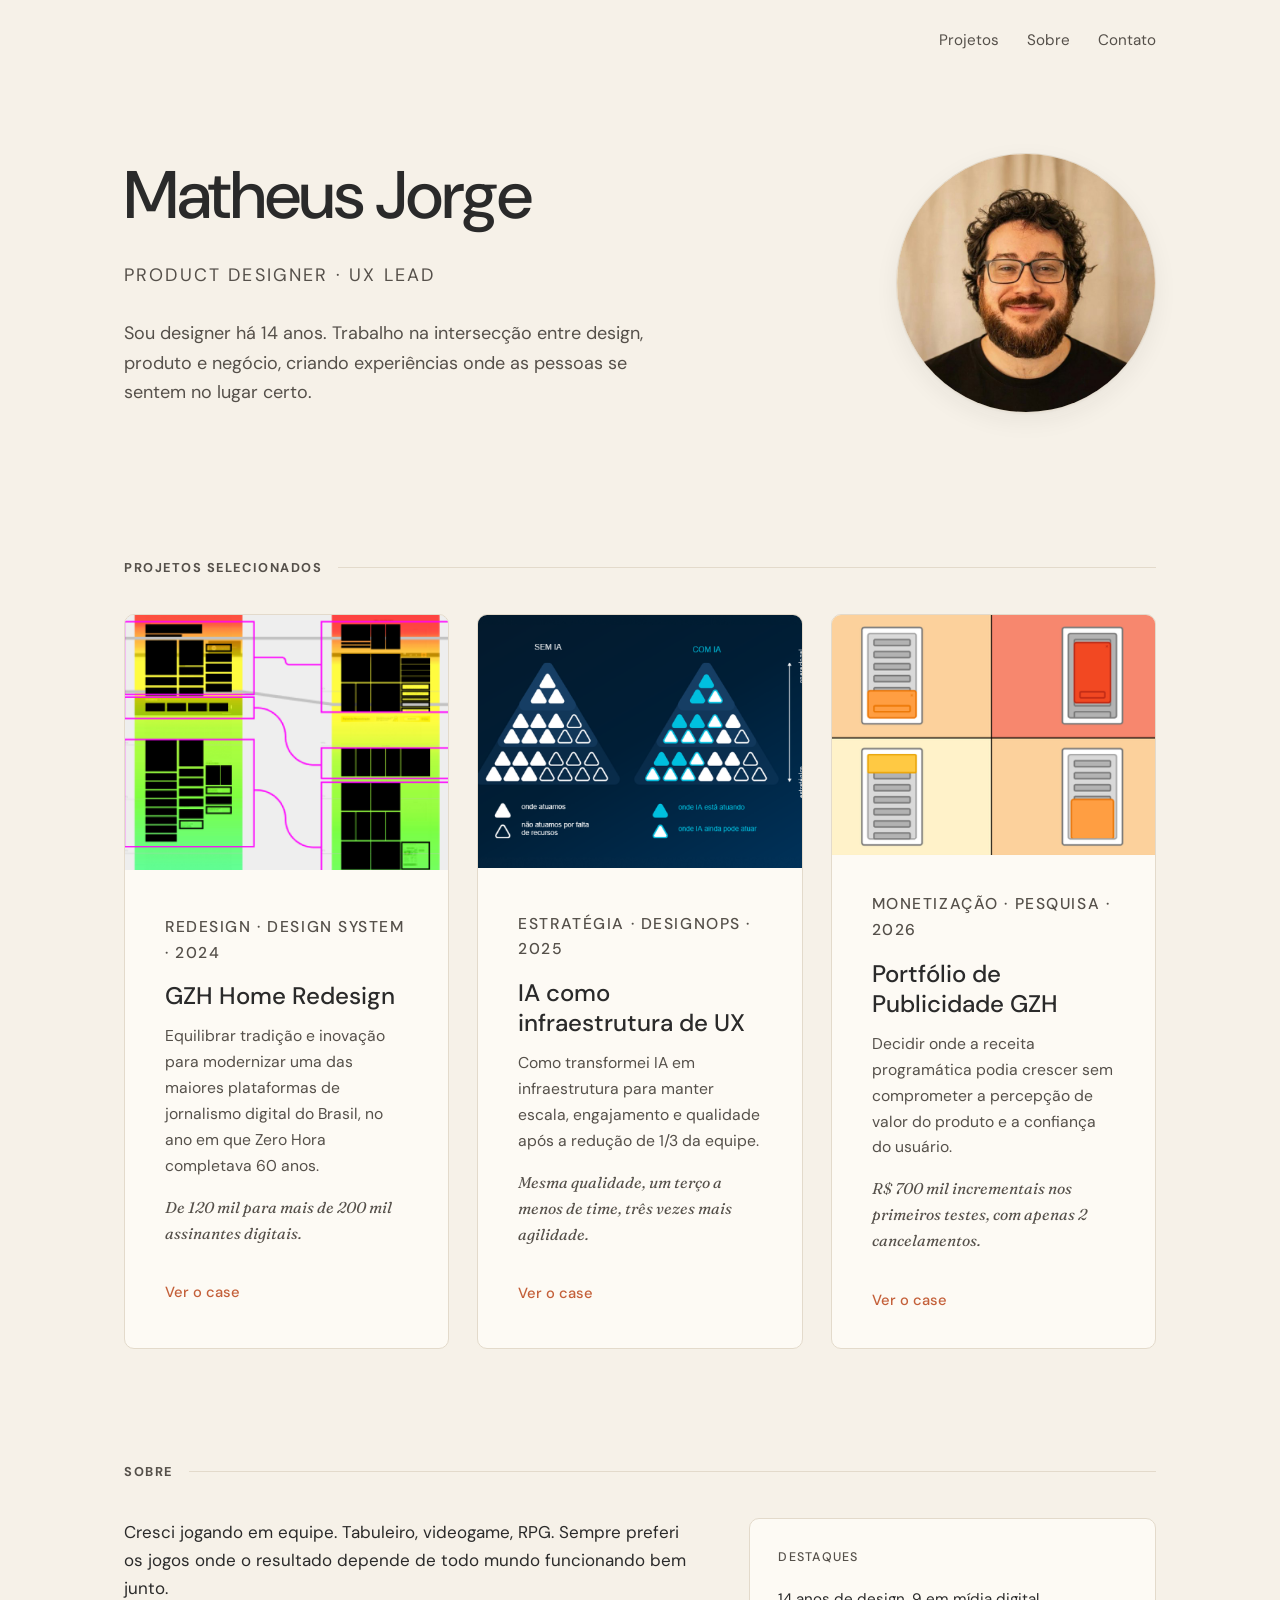
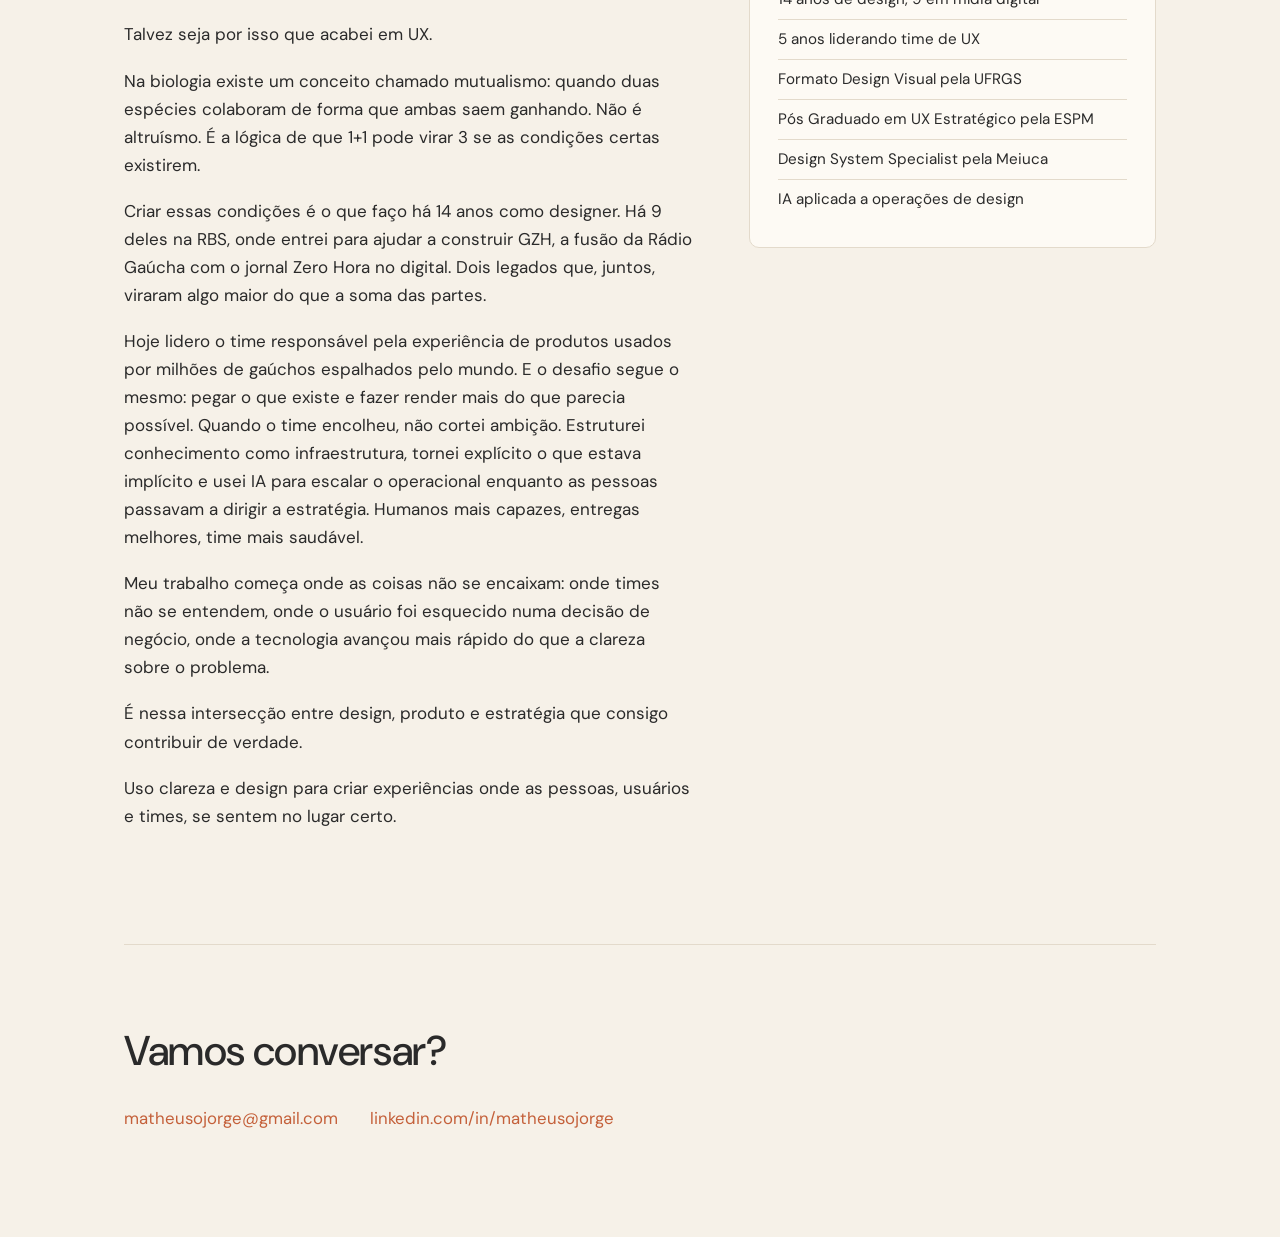
<file: index.html>
<!DOCTYPE html>
<html lang="pt-BR">
<head>
  <meta charset="UTF-8">
  <meta name="viewport" content="width=device-width, initial-scale=1.0">
  <title>Matheus Jorge · Product Designer · UX Lead</title>
  <meta name="description" content="Product Designer com 14 anos de experiência. Crio experiências onde as pessoas se sentem no lugar certo.">
  <meta name="robots" content="noindex, nofollow">
  <link rel="preconnect" href="https://fonts.googleapis.com">
  <link rel="preconnect" href="https://fonts.gstatic.com" crossorigin>
  <link href="https://fonts.googleapis.com/css2?family=DM+Sans:opsz,wght@9..40,400;9..40,500;9..40,600&family=Fraunces:ital,opsz,wght@1,9..144,400;1,9..144,500&display=swap" rel="stylesheet">
  <link rel="stylesheet" href="css/style.css">
</head>
<body>

  <div class="container">
    <nav class="nav" aria-label="Navegação principal">
      <a class="nav-logo" href="index.html"> </a>
      <div class="nav-links">
        <a href="#projetos">Projetos</a>
        <a href="#sobre">Sobre</a>
        <a href="#contato">Contato</a>
      </div>
    </nav>

    <header class="hero">
      <div class="hero-texto">

        <h1>Matheus Jorge</h1>
        <p class="eyebrow">Product Designer · UX Lead</p>
        <p>Sou designer há 14 anos. Trabalho na intersecção entre design, produto e negócio, criando experiências onde as pessoas se sentem no lugar certo.</p>
                
      </div>
      <div class="hero-foto">
        <img src="assets/matheus-foto.jpg" alt="Retrato de Matheus Jorge sorrindo, de óculos e camiseta preta" width="640" height="640">
      </div>
    </header>

    <main>
      <section class="secao" id="projetos" aria-label="Projetos em destaque">
        <h2 class="secao-titulo">Projetos selecionados</h2>

        <div class="grid-cases">

          <a class="card" href="gzh-redesign.html">
            <div class="card-figura">
              <img src="assets/case-gzh-capa.png" alt="Capa redesenhada da home de GZH">
            </div>
            <div class="card-conteudo">
              <p class="card-tag">Redesign · Design System · 2024</p>
              <h3>GZH Home Redesign</h3>
              <p>Equilibrar tradição e inovação para modernizar uma das maiores plataformas de jornalismo digital do Brasil, no ano em que Zero Hora completava 60 anos.</p>
              <p class="card-resultado">De 120 mil para mais de 200 mil assinantes digitais.</p>
              <span class="card-cta">Ver o case</span>
            </div>
          </a>

          <a class="card" href="ia-como-infraestrutura.html">
            <div class="card-figura">
              <img src="assets/case-ia-capa.png" alt="Diagrama do modelo operacional com IA">
            </div>
            <div class="card-conteudo">
              <p class="card-tag">Estratégia · DesignOps · 2025</p>
              <h3>IA como infraestrutura de UX</h3>
              <p>Como transformei IA em infraestrutura para manter escala, engajamento e qualidade após a redução de 1/3 da equipe.</p>
              <p class="card-resultado">Mesma qualidade, um terço a menos de time, três vezes mais agilidade.</p>
              <span class="card-cta">Ver o case</span>
            </div>
          </a>

          <a class="card" href="portfolio-publicidade.html">
            <div class="card-figura">
              <img src="assets/case-publicidade-capa.png" alt="Visual do case de portfólio de publicidade de GZH">
            </div>
            <div class="card-conteudo">
              <p class="card-tag">Monetização · Pesquisa · 2026</p>
              <h3>Portfólio de Publicidade GZH</h3>
              <p>Decidir onde a receita programática podia crescer sem comprometer a percepção de valor do produto e a confiança do usuário.</p>
              <p class="card-resultado">R$ 700 mil incrementais nos primeiros testes, com apenas 2 cancelamentos.</p>
              <span class="card-cta">Ver o case</span>
            </div>
          </a>

        </div>
      </section>

      <section class="secao" id="sobre" aria-label="Sobre Matheus">
        <h2 class="secao-titulo">Sobre</h2>
        <div class="sobre-grid">
          <div class="sobre">
            <p>Cresci jogando em equipe. Tabuleiro, videogame, RPG. Sempre preferi os jogos onde o resultado depende de todo mundo funcionando bem junto.</p>
            <p>Talvez seja por isso que acabei em UX.</p>
            <p>Na biologia existe um conceito chamado mutualismo: quando duas espécies colaboram de forma que ambas saem ganhando. Não é altruísmo. É a lógica de que 1+1 pode virar 3 se as condições certas existirem.</p>
            <p>Criar essas condições é o que faço há 14 anos como designer. Há 9 deles na RBS, onde entrei para ajudar a construir GZH, a fusão da Rádio Gaúcha com o jornal Zero Hora no digital. Dois legados que, juntos, viraram algo maior do que a soma das partes.</p>
            <p>Hoje lidero o time responsável pela experiência de produtos usados por milhões de gaúchos espalhados pelo mundo. E o desafio segue o mesmo: pegar o que existe e fazer render mais do que parecia possível. Quando o time encolheu, não cortei ambição. Estruturei conhecimento como infraestrutura, tornei explícito o que estava implícito e usei IA para escalar o operacional enquanto as pessoas passavam a dirigir a estratégia. Humanos mais capazes, entregas melhores, time mais saudável.</p>
            <p>Meu trabalho começa onde as coisas não se encaixam: onde times não se entendem, onde o usuário foi esquecido numa decisão de negócio, onde a tecnologia avançou mais rápido do que a clareza sobre o problema.</p>
            <p>É nessa intersecção entre design, produto e estratégia que consigo contribuir de verdade.</p>
            <p>Uso clareza e design para criar experiências onde as pessoas, usuários e times, se sentem no lugar certo.</p>
          </div>
          <aside class="sobre-lateral">
            <h4>Destaques</h4>
            <ul>
              <li>14 anos de design, 9 em mídia digital</li>
              <li>5 anos liderando time de UX</li>
              <li>Formato Design Visual pela UFRGS</li>
              <li>Pós Graduado em UX Estratégico pela ESPM</li>
              <li>Design System Specialist pela Meiuca</li>
              <li>IA aplicada a operações de design</li>
            </ul>
          </aside>
        </div>
      </section>
    </main>

    <footer class="contato" id="contato">
      <h2>Vamos conversar?</h2>
      <div class="contato-links">
        <a href="mailto:matheusojorge@gmail.com">matheusojorge@gmail.com</a>
        <a href="https://linkedin.com/in/matheusojorge" target="_blank" rel="noopener">linkedin.com/in/matheusojorge</a>
      </div>
      <div class="rodape">

      </div>
    </footer>
  </div>

</body>
</html>
</file>
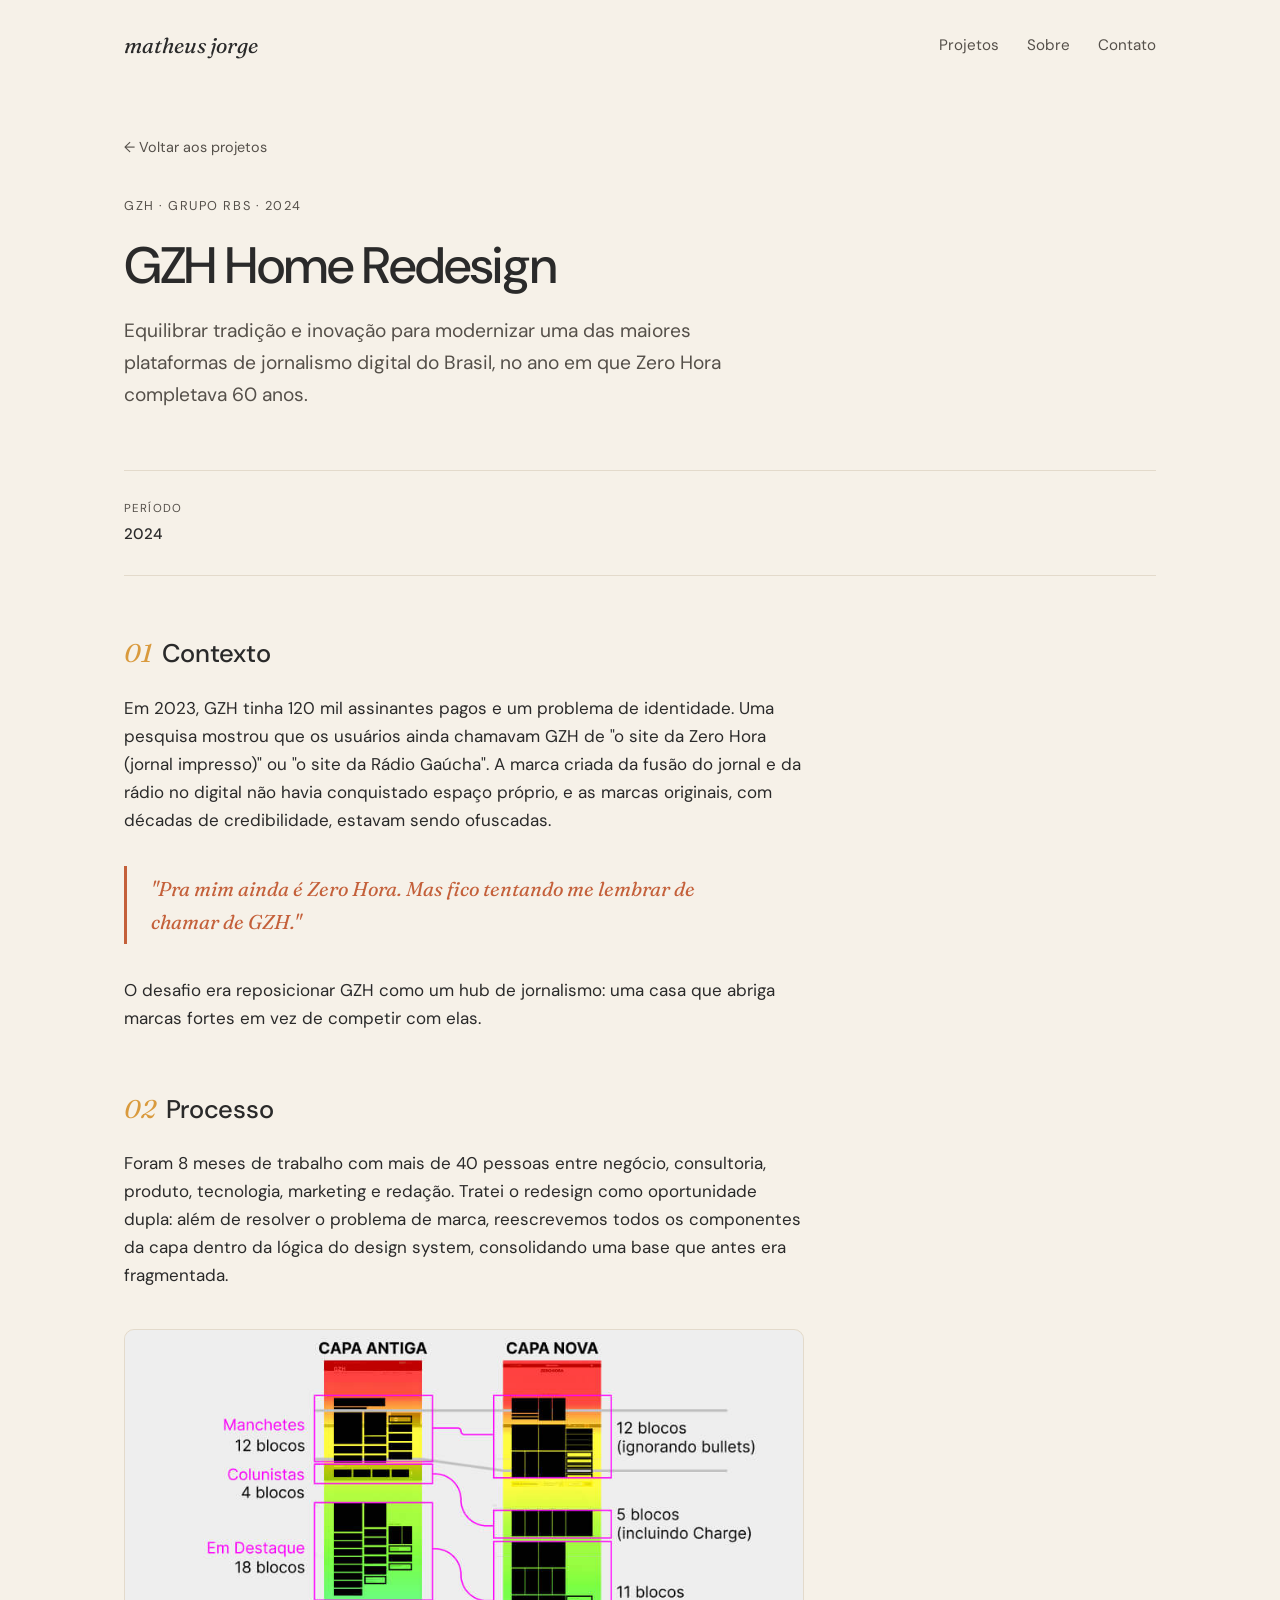
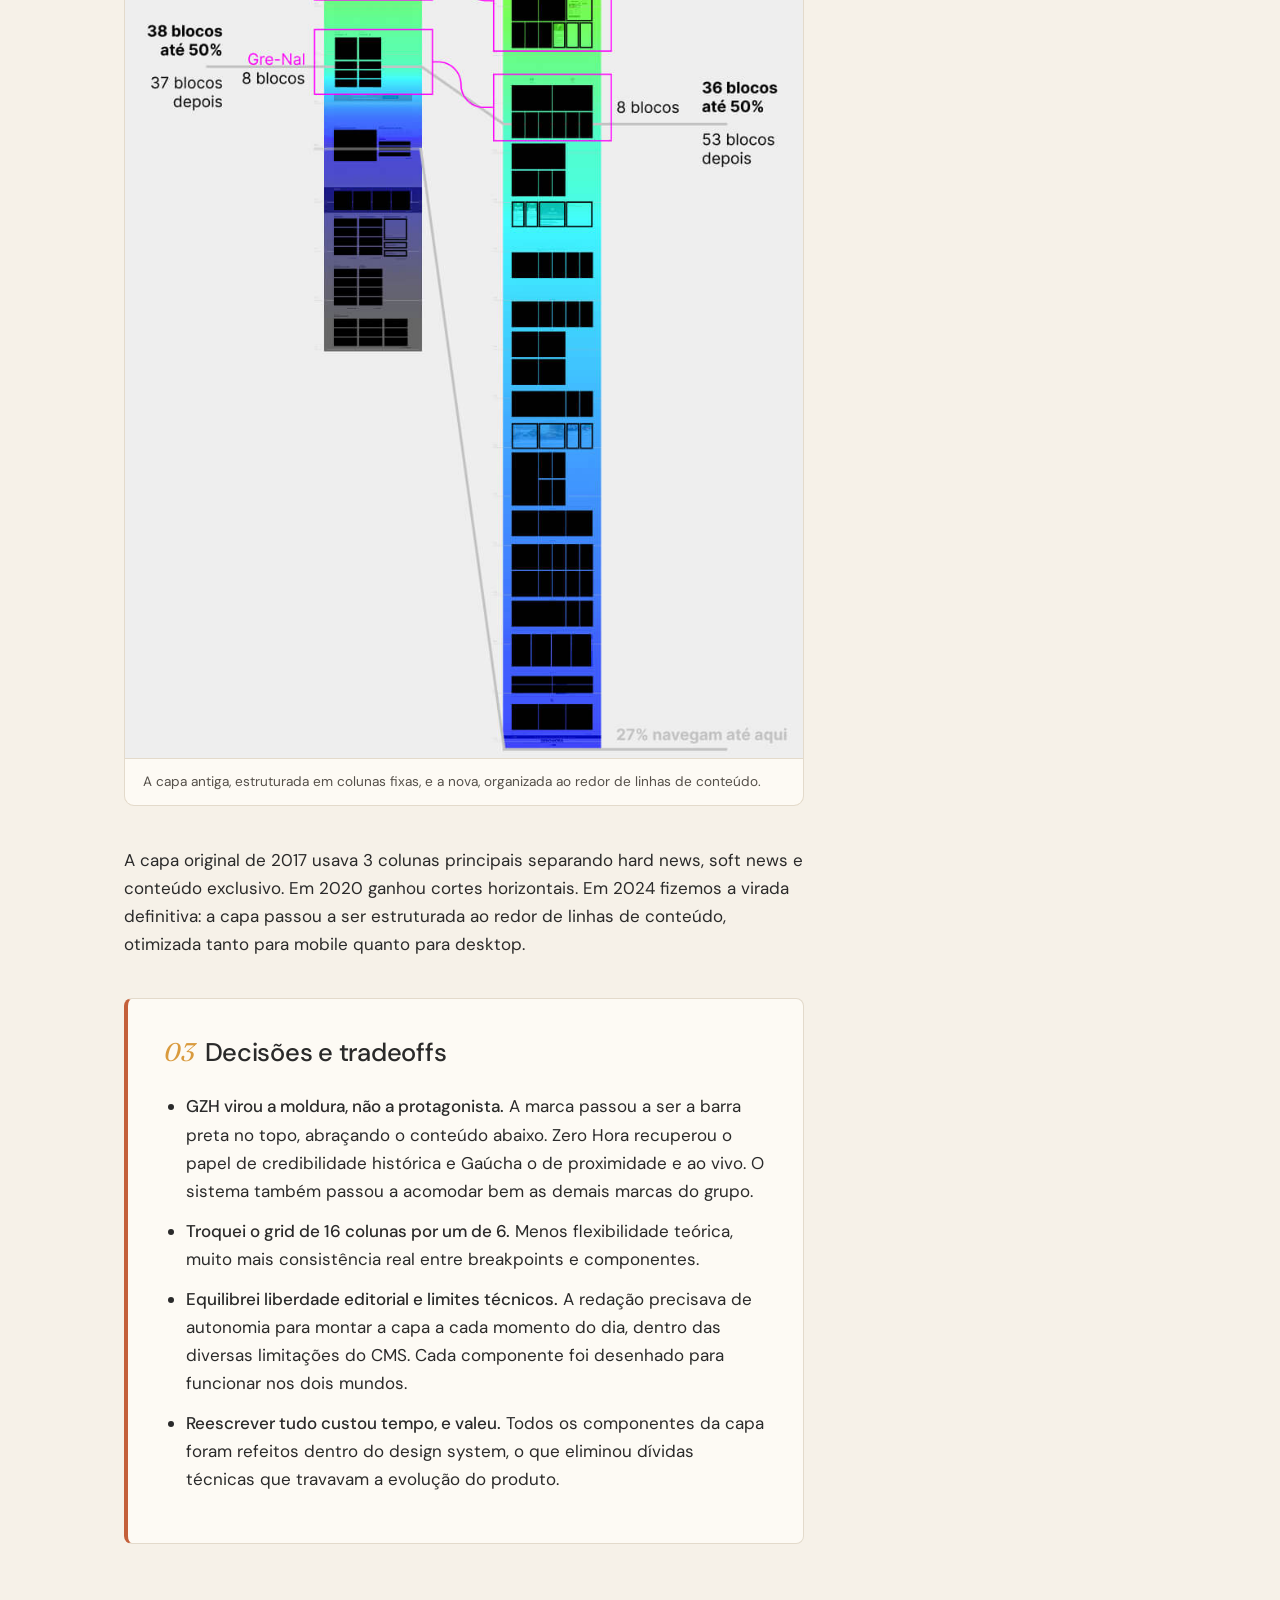
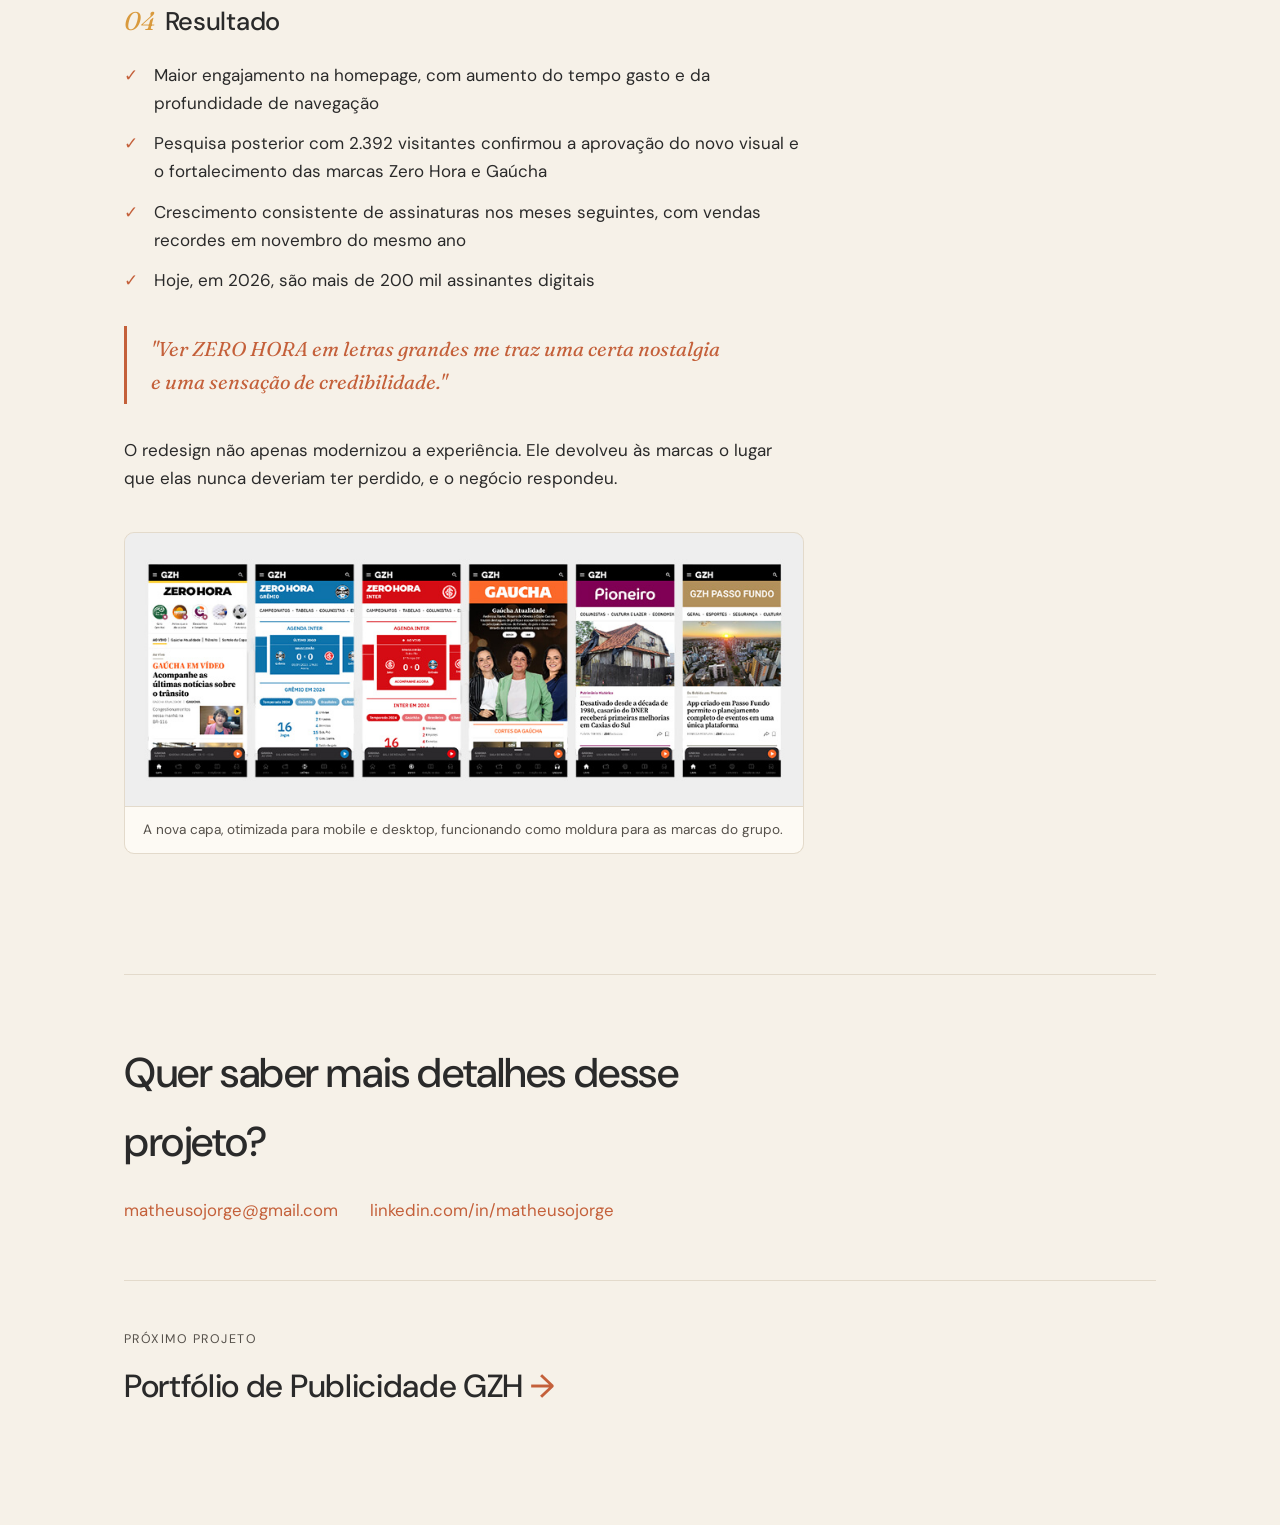
<file: gzh-redesign.html>
<!DOCTYPE html>
<html lang="pt-BR">
<head>
  <meta charset="UTF-8">
  <meta name="viewport" content="width=device-width, initial-scale=1.0">
  <title>GZH Home Redesign · Matheus Jorge</title>
  <meta name="description" content="O redesign que equilibrou tradição e inovação para modernizar uma das maiores plataformas de jornalismo digital do Brasil.">
  <meta name="robots" content="noindex, nofollow">
  <link rel="preconnect" href="https://fonts.googleapis.com">
  <link rel="preconnect" href="https://fonts.gstatic.com" crossorigin>
  <link href="https://fonts.googleapis.com/css2?family=DM+Sans:opsz,wght@9..40,400;9..40,500;9..40,600&family=Fraunces:ital,opsz,wght@1,9..144,400;1,9..144,500&display=swap" rel="stylesheet">
  <link rel="stylesheet" href="css/style.css">
</head>
<body>

  <div class="container">
    <nav class="nav" aria-label="Navegação principal">
      <a class="nav-logo" href="index.html">matheus jorge</a>
      <div class="nav-links">
        <a href="index.html#projetos">Projetos</a>
        <a href="index.html#sobre">Sobre</a>
        <a href="index.html#contato">Contato</a>
      </div>
    </nav>

    <header class="case-topo">
      <a class="voltar" href="index.html">← Voltar aos projetos</a>
      <p class="eyebrow">GZH · Grupo RBS · 2024</p>
      <h1>GZH Home Redesign</h1>
      <p class="case-subtitulo">Equilibrar tradição e inovação para modernizar uma das maiores plataformas de jornalismo digital do Brasil, no ano em que Zero Hora completava 60 anos.</p>
    </header>

    <dl class="case-meta">
      <div><dt>Período</dt><dd>2024</dd></div>
    </dl>

    <main class="case-corpo">

      <h2><span class="num">01</span>Contexto</h2>
      <p>Em 2023, GZH tinha 120 mil assinantes pagos e um problema de identidade. Uma pesquisa mostrou que os usuários ainda chamavam GZH de "o site da Zero Hora (jornal impresso)" ou "o site da Rádio Gaúcha". A marca criada da fusão do jornal e da rádio no digital não havia conquistado espaço próprio, e as marcas originais, com décadas de credibilidade, estavam sendo ofuscadas.</p>
      <blockquote class="citacao">"Pra mim ainda é Zero Hora. Mas fico tentando me lembrar de chamar de GZH."</blockquote>
      <p>O desafio era reposicionar GZH como um hub de jornalismo: uma casa que abriga marcas fortes em vez de competir com elas.</p>

      <h2><span class="num">02</span>Processo</h2>
      <p>Foram 8 meses de trabalho com mais de 40 pessoas entre negócio, consultoria, produto, tecnologia, marketing e redação. Tratei o redesign como oportunidade dupla: além de resolver o problema de marca, reescrevemos todos os componentes da capa dentro da lógica do design system, consolidando uma base que antes era fragmentada.</p>

      <figure class="case-figura">
        <img src="assets/gzh-antes-depois.jpg" alt="Comparação entre a capa antiga e a nova de GZH">
        <figcaption>A capa antiga, estruturada em colunas fixas, e a nova, organizada ao redor de linhas de conteúdo.</figcaption>
      </figure>

      <p>A capa original de 2017 usava 3 colunas principais separando hard news, soft news e conteúdo exclusivo. Em 2020 ganhou cortes horizontais. Em 2024 fizemos a virada definitiva: a capa passou a ser estruturada ao redor de linhas de conteúdo, otimizada tanto para mobile quanto para desktop.</p>

      <div class="decisoes">
        <h2><span class="num">03</span>Decisões e tradeoffs</h2>
        <ul>
          <li><strong>GZH virou a moldura, não a protagonista.</strong> A marca passou a ser a barra preta no topo, abraçando o conteúdo abaixo. Zero Hora recuperou o papel de credibilidade histórica e Gaúcha o de proximidade e ao vivo. O sistema também passou a acomodar bem as demais marcas do grupo.</li>
          <li><strong>Troquei o grid de 16 colunas por um de 6.</strong> Menos flexibilidade teórica, muito mais consistência real entre breakpoints e componentes.</li>
          <li><strong>Equilibrei liberdade editorial e limites técnicos.</strong> A redação precisava de autonomia para montar a capa a cada momento do dia, dentro das diversas limitações do CMS. Cada componente foi desenhado para funcionar nos dois mundos.</li>
          <li><strong>Reescrever tudo custou tempo, e valeu.</strong> Todos os componentes da capa foram refeitos dentro do design system, o que eliminou dívidas técnicas que travavam a evolução do produto.</li>
        </ul>
      </div>

      <h2><span class="num">04</span>Resultado</h2>
      <ul class="resultados">
        <li>Maior engajamento na homepage, com aumento do tempo gasto e da profundidade de navegação</li>
        <li>Pesquisa posterior com 2.392 visitantes confirmou a aprovação do novo visual e o fortalecimento das marcas Zero Hora e Gaúcha</li>
        <li>Crescimento consistente de assinaturas nos meses seguintes, com vendas recordes em novembro do mesmo ano</li>
        <li>Hoje, em 2026, são mais de 200 mil assinantes digitais</li>
      </ul>

      <blockquote class="citacao">"Ver ZERO HORA em letras grandes me traz uma certa nostalgia e uma sensação de credibilidade."</blockquote>
      <p>O redesign não apenas modernizou a experiência. Ele devolveu às marcas o lugar que elas nunca deveriam ter perdido, e o negócio respondeu.</p>

      <figure class="case-figura">
        <img src="assets/gzh-capa-final.jpg" alt="Capa final de GZH em mobile e desktop">
        <figcaption>A nova capa, otimizada para mobile e desktop, funcionando como moldura para as marcas do grupo.</figcaption>
      </figure>

    </main>

    <section class="contato contato-case" aria-label="Contato">
      <h2>Quer saber mais detalhes desse projeto?</h2>
      <div class="contato-links">
        <a href="mailto:matheusojorge@gmail.com">matheusojorge@gmail.com</a>
        <a href="https://linkedin.com/in/matheusojorge" target="_blank" rel="noopener">linkedin.com/in/matheusojorge</a>
      </div>
    </section>

    <div class="proximo">
      <p class="rotulo">Próximo projeto</p>
      <a href="portfolio-publicidade.html">Portfólio de Publicidade GZH</a>
    </div>

    <footer class="rodape">

    </footer>
  </div>

</body>
</html>
</file>
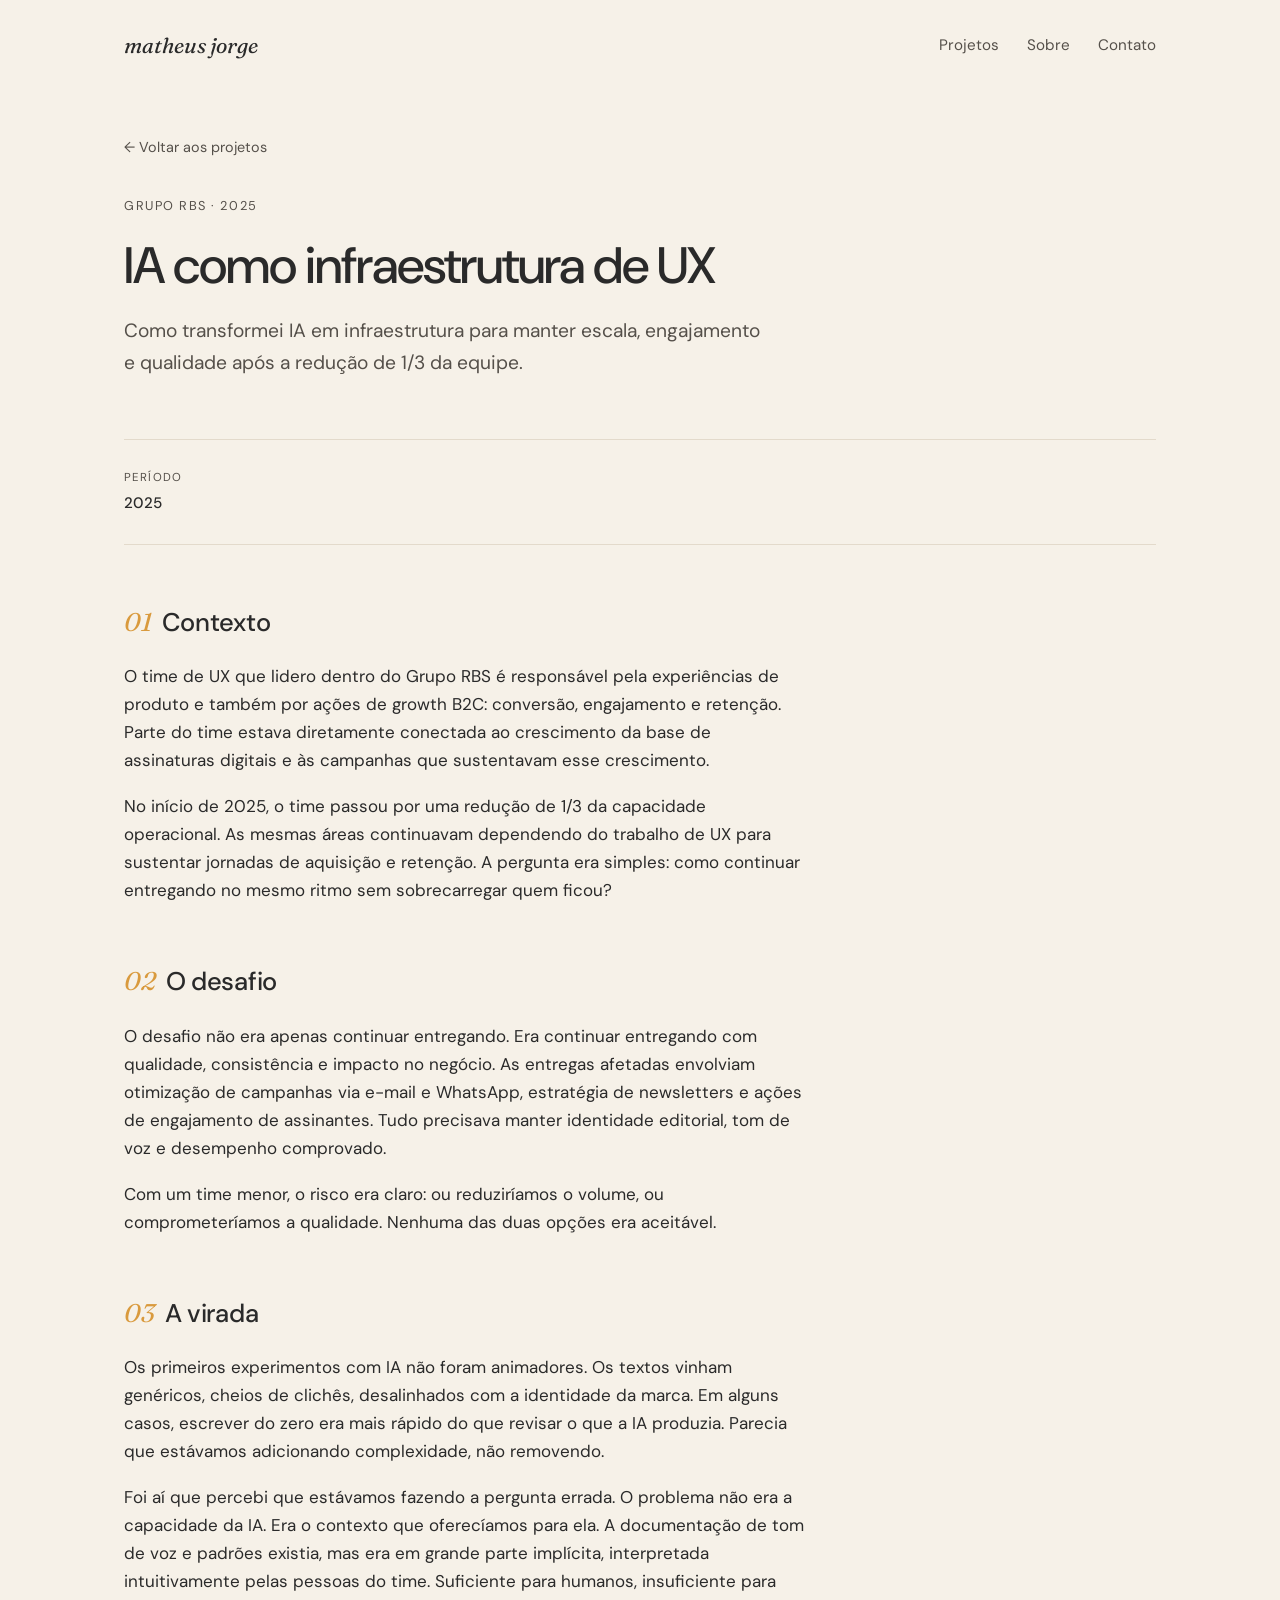
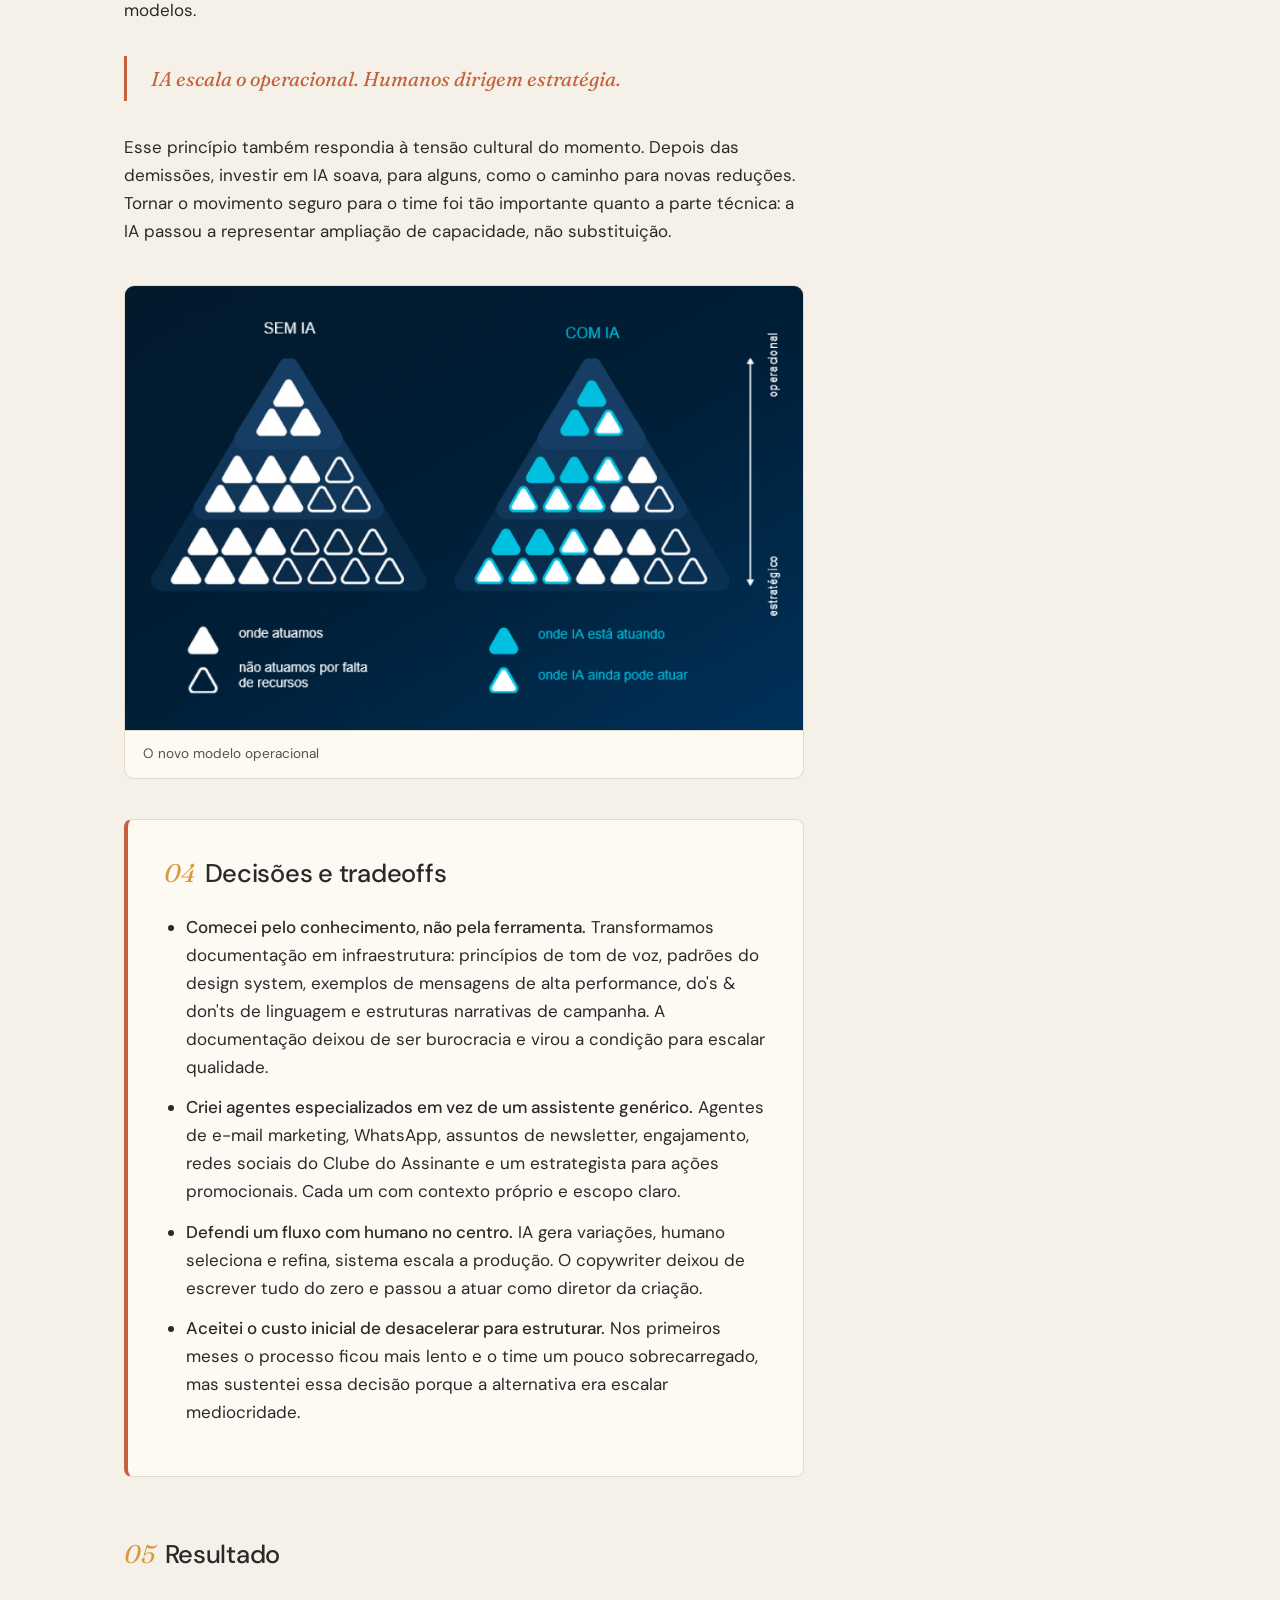
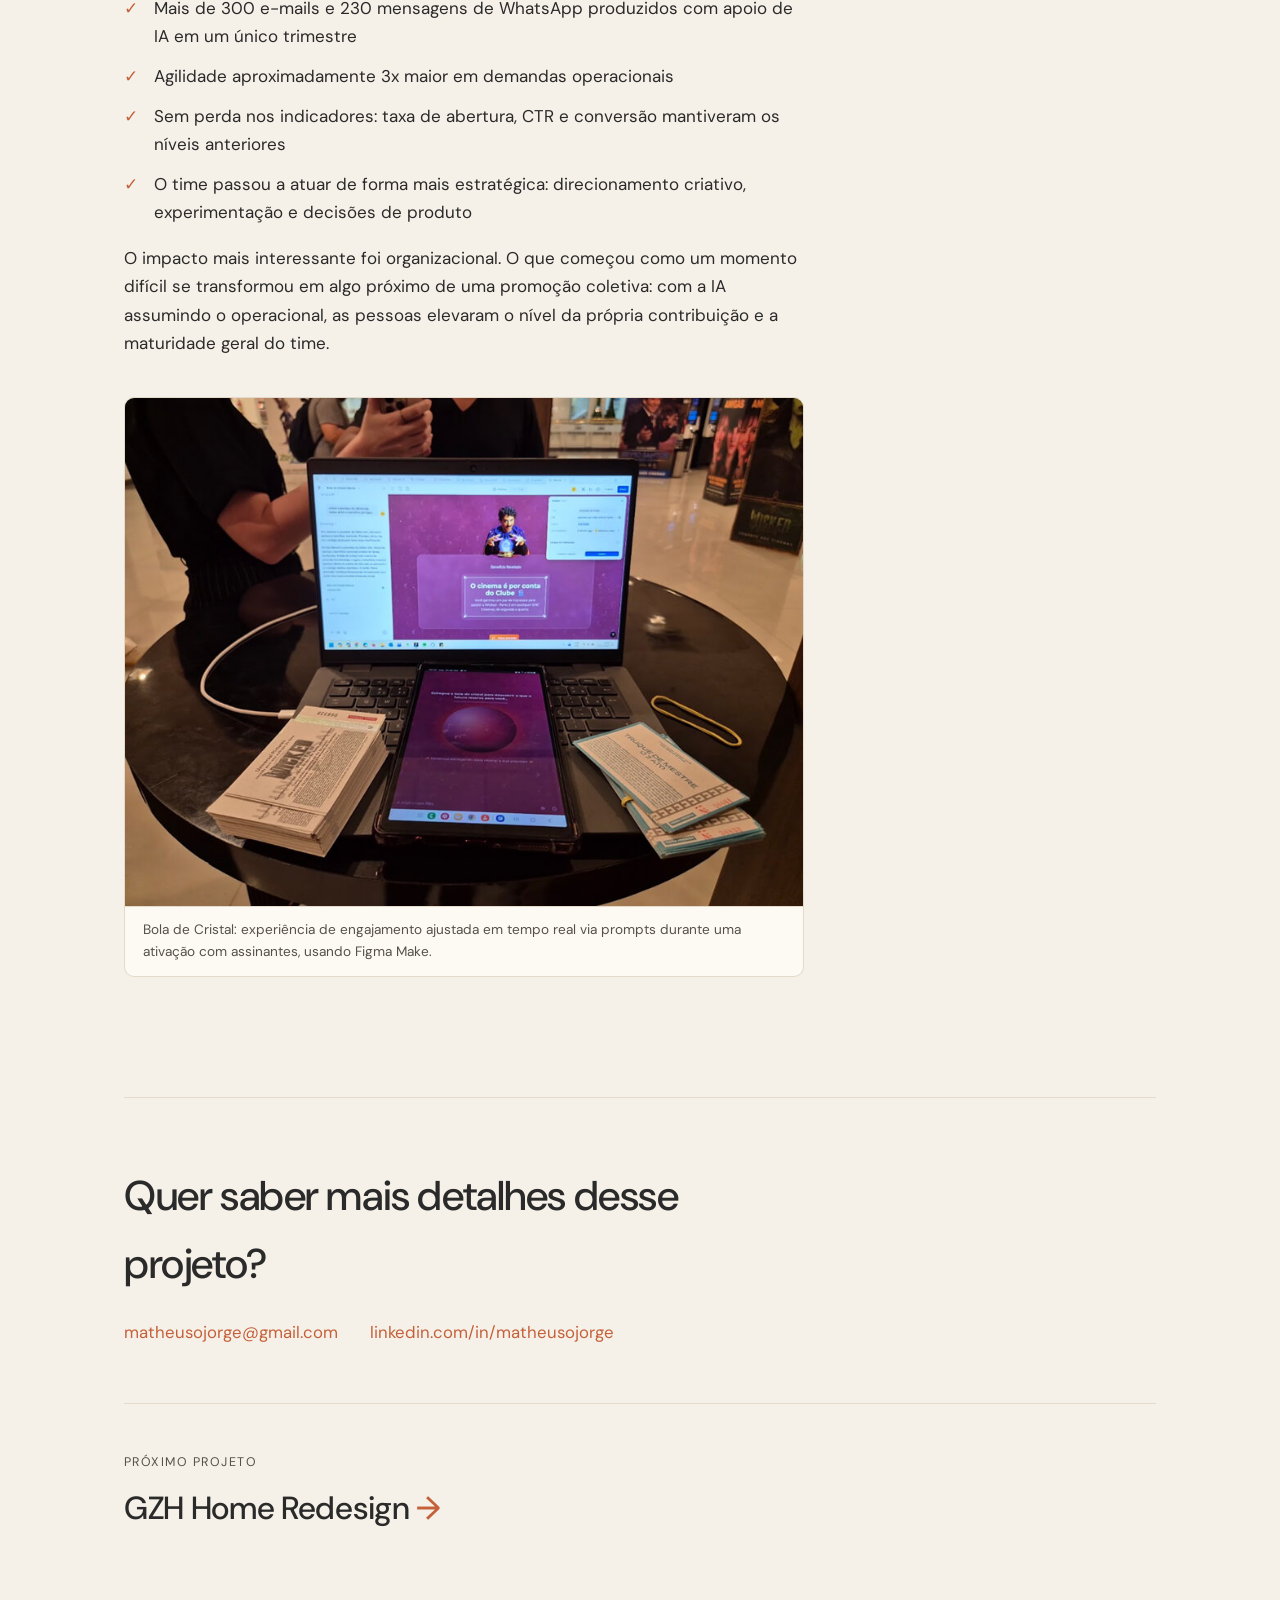
<file: ia-como-infraestrutura.html>
<!DOCTYPE html>
<html lang="pt-BR">
<head>
  <meta charset="UTF-8">
  <meta name="viewport" content="width=device-width, initial-scale=1.0">
  <title>IA como infraestrutura de UX · Matheus Jorge</title>
  <meta name="description" content="Como transformei IA em infraestrutura para manter escala, engajamento e qualidade após a redução de 1/3 da equipe.">
  <meta name="robots" content="noindex, nofollow">
  <link rel="preconnect" href="https://fonts.googleapis.com">
  <link rel="preconnect" href="https://fonts.gstatic.com" crossorigin>
  <link href="https://fonts.googleapis.com/css2?family=DM+Sans:opsz,wght@9..40,400;9..40,500;9..40,600&family=Fraunces:ital,opsz,wght@1,9..144,400;1,9..144,500&display=swap" rel="stylesheet">
  <link rel="stylesheet" href="css/style.css">
</head>
<body>

  <div class="container">
    <nav class="nav" aria-label="Navegação principal">
      <a class="nav-logo" href="index.html">matheus jorge</a>
      <div class="nav-links">
        <a href="index.html#projetos">Projetos</a>
        <a href="index.html#sobre">Sobre</a>
        <a href="index.html#contato">Contato</a>
      </div>
    </nav>

    <header class="case-topo">
      <a class="voltar" href="index.html">← Voltar aos projetos</a>
      <p class="eyebrow">Grupo RBS · 2025</p>
      <h1>IA como infraestrutura de UX</h1>
      <p class="case-subtitulo">Como transformei IA em infraestrutura para manter escala, engajamento e qualidade após a redução de 1/3 da equipe.</p>
    </header>

    <dl class="case-meta container-meta">
      <div><dt>Período</dt><dd>2025</dd></div>
    </dl>

    <main class="case-corpo">

      <h2><span class="num">01</span>Contexto</h2>
      <p>O time de UX que lidero dentro do Grupo RBS é responsável pela experiências de produto e também por ações de growth B2C: conversão, engajamento e retenção. Parte do time estava diretamente conectada ao crescimento da base de assinaturas digitais e às campanhas que sustentavam esse crescimento.</p>
      <p>No início de 2025, o time passou por uma redução de 1/3 da capacidade operacional. As mesmas áreas continuavam dependendo do trabalho de UX para sustentar jornadas de aquisição e retenção. A pergunta era simples: como continuar entregando no mesmo ritmo sem sobrecarregar quem ficou?</p>

      <h2><span class="num">02</span>O desafio</h2>
      <p>O desafio não era apenas continuar entregando. Era continuar entregando com qualidade, consistência e impacto no negócio. As entregas afetadas envolviam otimização de campanhas via e-mail e WhatsApp, estratégia de newsletters e ações de engajamento de assinantes. Tudo precisava manter identidade editorial, tom de voz e desempenho comprovado.</p>
      <p>Com um time menor, o risco era claro: ou reduziríamos o volume, ou comprometeríamos a qualidade. Nenhuma das duas opções era aceitável.</p>

      <h2><span class="num">03</span>A virada</h2>
      <p>Os primeiros experimentos com IA não foram animadores. Os textos vinham genéricos, cheios de clichês, desalinhados com a identidade da marca. Em alguns casos, escrever do zero era mais rápido do que revisar o que a IA produzia. Parecia que estávamos adicionando complexidade, não removendo.</p>
      <p>Foi aí que percebi que estávamos fazendo a pergunta errada. O problema não era a capacidade da IA. Era o contexto que oferecíamos para ela. A documentação de tom de voz e padrões existia, mas era em grande parte implícita, interpretada intuitivamente pelas pessoas do time. Suficiente para humanos, insuficiente para modelos.</p>

      <blockquote class="citacao">IA escala o operacional. Humanos dirigem estratégia.</blockquote>

      <p>Esse princípio também respondia à tensão cultural do momento. Depois das demissões, investir em IA soava, para alguns, como o caminho para novas reduções. Tornar o movimento seguro para o time foi tão importante quanto a parte técnica: a IA passou a representar ampliação de capacidade, não substituição.</p>

      <figure class="case-figura">
        <img src="assets/ia-modelo-operacional.jpg" alt="Diagrama do modelo operacional">
        <figcaption>O novo modelo operacional</figcaption>
      </figure>

      <div class="decisoes">
        <h2><span class="num">04</span>Decisões e tradeoffs</h2>
        <ul>
          <li><strong>Comecei pelo conhecimento, não pela ferramenta.</strong> Transformamos documentação em infraestrutura: princípios de tom de voz, padrões do design system, exemplos de mensagens de alta performance, do's & don'ts de linguagem e estruturas narrativas de campanha. A documentação deixou de ser burocracia e virou a condição para escalar qualidade.</li>
          <li><strong>Criei agentes especializados em vez de um assistente genérico.</strong> Agentes de e-mail marketing, WhatsApp, assuntos de newsletter, engajamento, redes sociais do Clube do Assinante e um estrategista para ações promocionais. Cada um com contexto próprio e escopo claro.</li>
          <li><strong>Defendi um fluxo com humano no centro.</strong> IA gera variações, humano seleciona e refina, sistema escala a produção. O copywriter deixou de escrever tudo do zero e passou a atuar como diretor da criação.</li>
          <li><strong>Aceitei o custo inicial de desacelerar para estruturar.</strong> Nos primeiros meses o processo ficou mais lento e o time um pouco sobrecarregado, mas sustentei essa decisão porque a alternativa era escalar mediocridade.</li>
        </ul>
      </div>

      <h2><span class="num">05</span>Resultado</h2>
      <ul class="resultados">
        <li>Mais de 300 e-mails e 230 mensagens de WhatsApp produzidos com apoio de IA em um único trimestre</li>
        <li>Agilidade aproximadamente 3x maior em demandas operacionais</li>
        <li>Sem perda nos indicadores: taxa de abertura, CTR e conversão mantiveram os níveis anteriores</li>
        <li>O time passou a atuar de forma mais estratégica: direcionamento criativo, experimentação e decisões de produto</li>
      </ul>
      <p>O impacto mais interessante foi organizacional. O que começou como um momento difícil se transformou em algo próximo de uma promoção coletiva: com a IA assumindo o operacional, as pessoas elevaram o nível da própria contribuição e a maturidade geral do time.</p>

      <figure class="case-figura">
        <img src="assets/ia-bola-de-cristal.jpg" alt="Tela do experimento Bola de Cristal">
        <figcaption>Bola de Cristal: experiência de engajamento ajustada em tempo real via prompts durante uma ativação com assinantes, usando Figma Make.</figcaption>
      </figure>

    </main>

    <section class="contato contato-case" aria-label="Contato">
      <h2>Quer saber mais detalhes desse projeto?</h2>
      <div class="contato-links">
        <a href="mailto:matheusojorge@gmail.com">matheusojorge@gmail.com</a>
        <a href="https://linkedin.com/in/matheusojorge" target="_blank" rel="noopener">linkedin.com/in/matheusojorge</a>
      </div>
    </section>

    <div class="proximo">
      <p class="rotulo">Próximo projeto</p>
      <a href="gzh-redesign.html">GZH Home Redesign</a>
    </div>

    <footer class="rodape">
    </footer>
  </div>

</body>
</html>
</file>
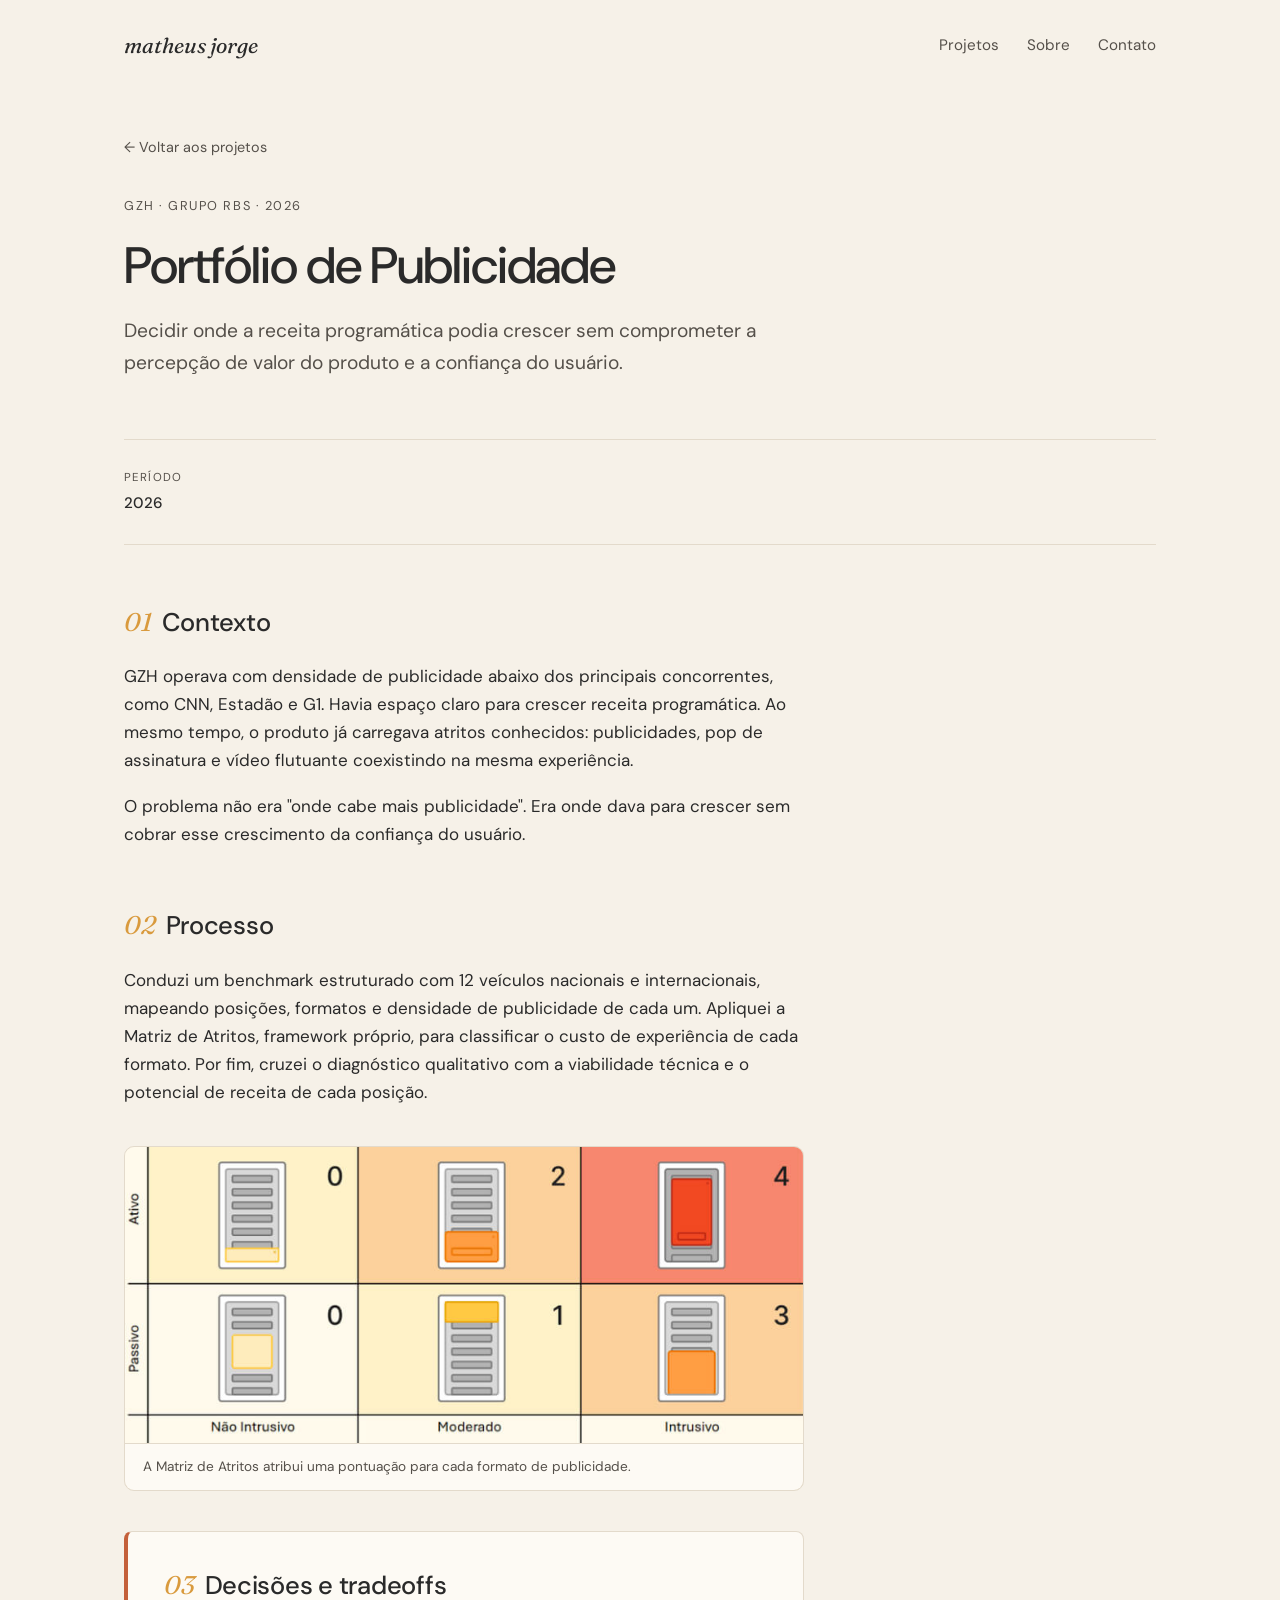
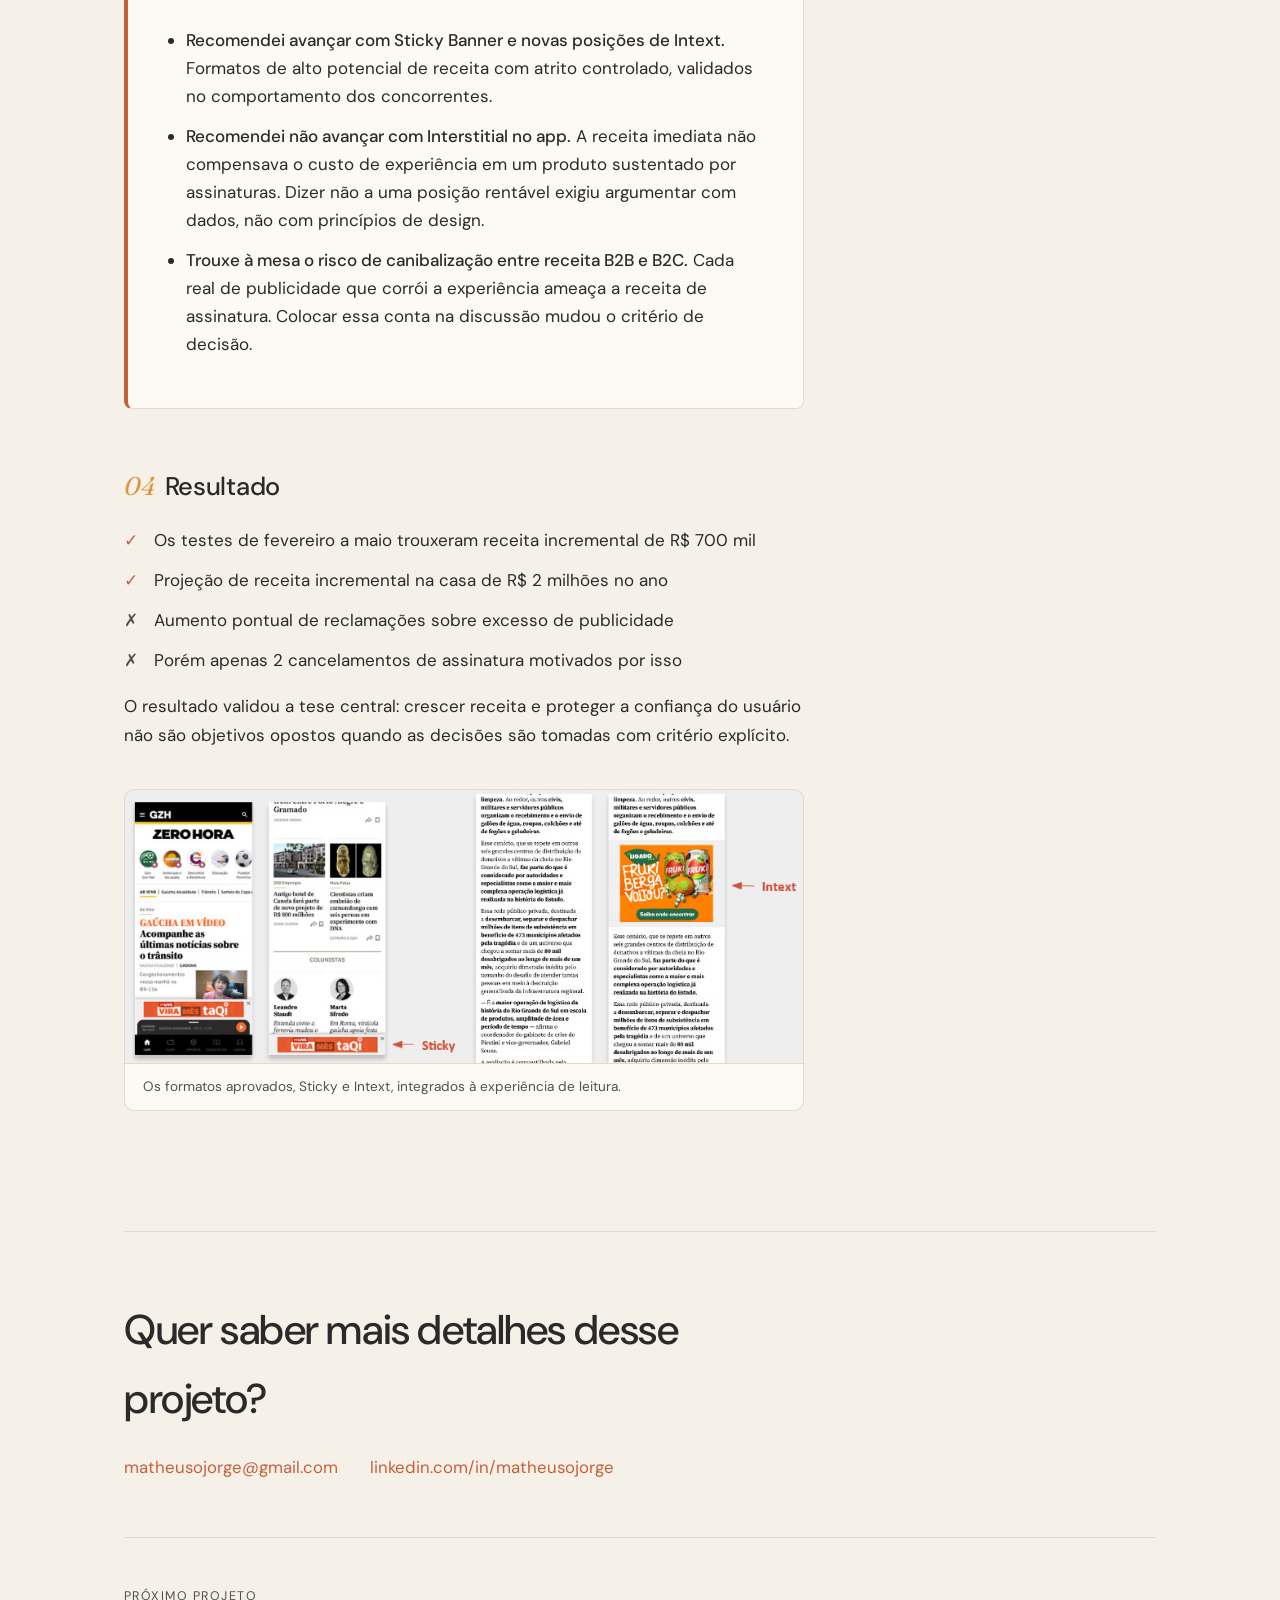
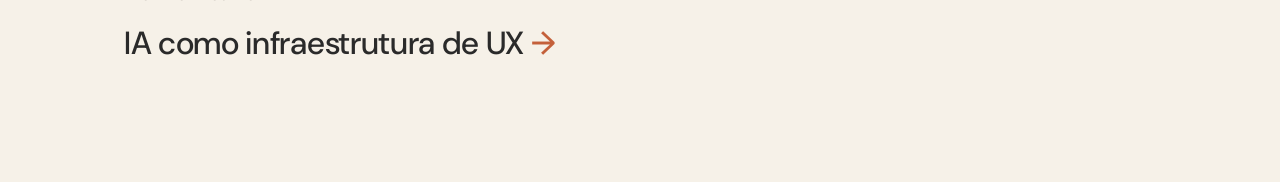
<file: portfolio-publicidade.html>
<!DOCTYPE html>
<html lang="pt-BR">
<head>
  <meta charset="UTF-8">
  <meta name="viewport" content="width=device-width, initial-scale=1.0">
  <title>Portfólio de Publicidade GZH · Matheus Jorge</title>
  <meta name="description" content="Onde crescer receita programática sem comprometer a percepção de valor do produto e a confiança do usuário.">
  <meta name="robots" content="noindex, nofollow">
  <link rel="preconnect" href="https://fonts.googleapis.com">
  <link rel="preconnect" href="https://fonts.gstatic.com" crossorigin>
  <link href="https://fonts.googleapis.com/css2?family=DM+Sans:opsz,wght@9..40,400;9..40,500;9..40,600&family=Fraunces:ital,opsz,wght@1,9..144,400;1,9..144,500&display=swap" rel="stylesheet">
  <link rel="stylesheet" href="css/style.css">
</head>
<body>

  <div class="container">
    <nav class="nav" aria-label="Navegação principal">
      <a class="nav-logo" href="index.html">matheus jorge</a>
      <div class="nav-links">
        <a href="index.html#projetos">Projetos</a>
        <a href="index.html#sobre">Sobre</a>
        <a href="index.html#contato">Contato</a>
      </div>
    </nav>

    <header class="case-topo">
      <a class="voltar" href="index.html">← Voltar aos projetos</a>
      <p class="eyebrow">GZH · Grupo RBS · 2026</p>
      <h1>Portfólio de Publicidade</h1>
      <p class="case-subtitulo">Decidir onde a receita programática podia crescer sem comprometer a percepção de valor do produto e a confiança do usuário.</p>
    </header>

    <dl class="case-meta">
      <div><dt>Período</dt><dd>2026</dd></div>
    </dl>

    <main class="case-corpo">

      <h2><span class="num">01</span>Contexto</h2>
      <p>GZH operava com densidade de publicidade abaixo dos principais concorrentes, como CNN, Estadão e G1. Havia espaço claro para crescer receita programática. Ao mesmo tempo, o produto já carregava atritos conhecidos: publicidades, pop de assinatura e vídeo flutuante coexistindo na mesma experiência.</p>
      <p>O problema não era "onde cabe mais publicidade". Era onde dava para crescer sem cobrar esse crescimento da confiança do usuário.</p>

      <h2><span class="num">02</span>Processo</h2>
      <p>Conduzi um benchmark estruturado com 12 veículos nacionais e internacionais, mapeando posições, formatos e densidade de publicidade de cada um. Apliquei a Matriz de Atritos, framework próprio, para classificar o custo de experiência de cada formato. Por fim, cruzei o diagnóstico qualitativo com a viabilidade técnica e o potencial de receita de cada posição.</p>

      <figure class="case-figura">
        <img src="assets/publicidade-matriz.jpg" alt="Matriz de Atritos com o benchmark de 12 veículos">
        <figcaption>A Matriz de Atritos atribui uma pontuação para cada formato de publicidade.</figcaption>
      </figure>

      <div class="decisoes">
        <h2><span class="num">03</span>Decisões e tradeoffs</h2>
        <ul>
          <li><strong>Recomendei avançar com Sticky Banner e novas posições de Intext.</strong> Formatos de alto potencial de receita com atrito controlado, validados no comportamento dos concorrentes.</li>
          <li><strong>Recomendei não avançar com Interstitial no app.</strong> A receita imediata não compensava o custo de experiência em um produto sustentado por assinaturas. Dizer não a uma posição rentável exigiu argumentar com dados, não com princípios de design.</li>
          <li><strong>Trouxe à mesa o risco de canibalização entre receita B2B e B2C.</strong> Cada real de publicidade que corrói a experiência ameaça a receita de assinatura. Colocar essa conta na discussão mudou o critério de decisão.</li>
        </ul>
      </div>

      <h2><span class="num">04</span>Resultado</h2>
      <ul class="resultados">
        <li>Os testes de fevereiro a maio trouxeram receita incremental de R$ 700 mil</li>
        <li>Projeção de receita incremental na casa de R$ 2 milhões no ano</li>
        <li class="atrito">Aumento pontual de reclamações sobre excesso de publicidade</li>
        <li class="atrito">Porém apenas 2 cancelamentos de assinatura motivados por isso</li>
      </ul>
      <p>O resultado validou a tese central: crescer receita e proteger a confiança do usuário não são objetivos opostos quando as decisões são tomadas com critério explícito.</p>

      <figure class="case-figura">
        <img src="assets/publicidade-formatos.jpg" alt="Sticky Banner e Intext em contexto de leitura">
        <figcaption>Os formatos aprovados, Sticky e Intext, integrados à experiência de leitura.</figcaption>
      </figure>

    </main>

    <section class="contato contato-case" aria-label="Contato">
      <h2>Quer saber mais detalhes desse projeto?</h2>
      <div class="contato-links">
        <a href="mailto:matheusojorge@gmail.com">matheusojorge@gmail.com</a>
        <a href="https://linkedin.com/in/matheusojorge" target="_blank" rel="noopener">linkedin.com/in/matheusojorge</a>
      </div>
    </section>

    <div class="proximo">
      <p class="rotulo">Próximo projeto</p>
      <a href="ia-como-infraestrutura.html">IA como infraestrutura de UX</a>
    </div>

    <footer class="rodape">
    </footer>
  </div>

</body>
</html>
</file>
<file: css/style.css>
/* ============================================
   Matheus Jorge · Portfólio
   Sistema visual: DM Sans + Fraunces itálico
   Paleta âmbar / terracota / linho
   ============================================ */

:root {
  --linho: #F6F1E8;
  --linho-card: #FDFAF4;
  --grafite: #2A2A2A;
  --grafite-suave: #55504A;
  --terracota: #C4603A;
  --ambar: #D99A3D;
  --borda: #E3DACB;
  --sombra: 0 1px 2px rgba(42, 42, 42, 0.04), 0 8px 24px rgba(42, 42, 42, 0.06);

  --fonte-corpo: 'DM Sans', system-ui, sans-serif;
  --fonte-destaque: 'Fraunces', Georgia, serif;

  --largura-max: 1080px;
  --largura-texto: 680px;
}

* { margin: 0; padding: 0; box-sizing: border-box; }

html { scroll-behavior: smooth; }

@media (prefers-reduced-motion: reduce) {
  html { scroll-behavior: auto; }
  *, *::before, *::after { animation: none !important; transition: none !important; }
}

body {
  font-family: var(--fonte-corpo);
  background: var(--linho);
  color: var(--grafite);
  font-size: 1.0625rem;
  line-height: 1.65;
  -webkit-font-smoothing: antialiased;
}

a { color: var(--terracota); text-decoration: none; }
a:hover { text-decoration: underline; text-underline-offset: 3px; }
a:focus-visible, button:focus-visible {
  outline: 2px solid var(--terracota);
  outline-offset: 3px;
  border-radius: 2px;
}

img { max-width: 100%; display: block; }

.container {
  max-width: var(--largura-max);
  margin: 0 auto;
  padding: 0 24px;
}

/* ---------- Navegação ---------- */

.nav {
  display: flex;
  justify-content: space-between;
  align-items: center;
  padding: 28px 0;
}

.nav-logo {
  font-family: var(--fonte-destaque);
  font-style: italic;
  font-size: 1.35rem;
  color: var(--grafite);
}
.nav-logo:hover { text-decoration: none; color: var(--terracota); }

.nav-links { display: flex; gap: 28px; font-size: 0.95rem; }
.nav-links a { color: var(--grafite-suave); }
.nav-links a:hover { color: var(--terracota); }

/* ---------- Hero (home) ---------- */

.hero {
  padding: 72px 0 88px;
  display: grid;
  grid-template-columns: 1fr auto;
  gap: 48px;
  align-items: center;
}

.hero-foto img {
  width: clamp(180px, 22vw, 260px);
  height: auto;
  aspect-ratio: 1;
  object-fit: cover;
  border-radius: 50%;
  border: 1px solid var(--borda);
  box-shadow: var(--sombra);
}

.eyebrow {
  font-size: 0.8rem;
  letter-spacing: 0.12em;
  text-transform: uppercase;
  color: var(--grafite-suave);
  margin-bottom: 20px;
}

.hero h1 {
  font-size: clamp(2.4rem, 6vw, 4.2rem);
  font-weight: 500;
  line-height: 1.12;
  letter-spacing: -0.02em;
  max-width: 820px;
}

.hero h1 em,
.frase-acento {
  font-family: var(--fonte-destaque);
  font-style: italic;
  font-weight: 400;
  color: var(--terracota);
}

.hero p {
  margin-top: 28px;
  max-width: 560px;
  color: var(--grafite-suave);
  font-size: 1.125rem;
}

/* ---------- Cards de projeto ---------- */

.secao { padding: 56px 0; }

.secao-titulo {
  font-size: 0.8rem;
  letter-spacing: 0.12em;
  text-transform: uppercase;
  color: var(--grafite-suave);
  display: flex;
  align-items: center;
  gap: 16px;
  margin-bottom: 36px;
}
.secao-titulo::after {
  content: '';
  flex: 1;
  height: 1px;
  background: var(--borda);
}

.grid-cases { display: grid; grid-template-columns: repeat(3, 1fr); gap: 28px; }

.card {
  display: grid;
  grid-template-columns: 1fr;
  gap: 0;
  background: var(--linho-card);
  border: 1px solid var(--borda);
  border-radius: 10px;
  overflow: hidden;
  color: inherit;
  transition: transform 0.2s ease, box-shadow 0.2s ease;
}
.card:hover {
  text-decoration: none;
  transform: translateY(-3px);
  box-shadow: var(--sombra);
}

.card-figura {
  background: linear-gradient(135deg, #EFE6D6, #E6D9C3);
  min-height: 240px;
  display: flex;
  align-items: center;
  justify-content: center;
  position: relative;
}
.card-figura img { width: 100%; height: 100%; object-fit: cover; position: absolute; inset: 0; }
.figura-legenda {
  font-size: 0.8rem;
  color: var(--grafite-suave);
  padding: 16px;
  text-align: center;
}

.card-conteudo { padding: 36px 40px; display: flex; flex-direction: column; justify-content: center; }

.card-tag {
  font-size: 0.75rem;
  letter-spacing: 0.1em;
  text-transform: uppercase;
  color: var(--ambar);
  font-weight: 500;
  margin-bottom: 12px;
}

.card h3 {
  font-size: 1.5rem;
  font-weight: 500;
  line-height: 1.25;
  margin-bottom: 12px;
}

.card p { color: var(--grafite-suave); font-size: 0.98rem; margin-bottom: 16px; }

.card-resultado {
  font-family: var(--fonte-destaque);
  font-style: italic;
  color: var(--terracota);
  font-size: 1.02rem;
}

.card-cta {
  margin-top: 18px;
  font-size: 0.92rem;
  font-weight: 500;
  color: var(--terracota);
}

/* ---------- Sobre ---------- */

.sobre-grid {
  display: grid;
  grid-template-columns: 1.4fr 1fr;
  gap: 56px;
  align-items: start;
}

.sobre p { margin-bottom: 18px; max-width: var(--largura-texto); }

.sobre-lateral {
  background: var(--linho-card);
  border: 1px solid var(--borda);
  border-radius: 10px;
  padding: 28px;
  font-size: 0.95rem;
}
.sobre-lateral h4 {
  font-size: 0.78rem;
  letter-spacing: 0.1em;
  text-transform: uppercase;
  color: var(--grafite-suave);
  margin-bottom: 12px;
  font-weight: 500;
}
.sobre-lateral ul { list-style: none; }
.sobre-lateral li { padding: 7px 0; border-bottom: 1px solid var(--borda); }
.sobre-lateral li:last-child { border-bottom: none; }

/* ---------- Contato / rodapé ---------- */

.contato {
  padding: 72px 0 40px;
  border-top: 1px solid var(--borda);
  margin-top: 40px;
}
.contato h2 {
  font-size: clamp(1.8rem, 4vw, 2.6rem);
  font-weight: 500;
  margin-bottom: 20px;
  letter-spacing: -0.01em;
}
.contato-links { display: flex; flex-wrap: wrap; gap: 12px 32px; font-size: 1.05rem; }

.rodape {
  padding: 32px 0;
  font-size: 0.85rem;
  color: var(--grafite-suave);
  display: flex;
  justify-content: space-between;
  flex-wrap: wrap;
  gap: 8px;
}

/* ---------- Página de case ---------- */

.case-topo { padding: 40px 0 24px; max-width: 820px; }

.voltar {
  display: inline-block;
  font-size: 0.9rem;
  color: var(--grafite-suave);
  margin-bottom: 36px;
}
.voltar:hover { color: var(--terracota); }

.case-topo h1 {
  font-size: clamp(2rem, 5vw, 3.2rem);
  font-weight: 500;
  line-height: 1.15;
  letter-spacing: -0.02em;
  margin-bottom: 20px;
}

.case-subtitulo {
  font-size: 1.2rem;
  color: var(--grafite-suave);
  max-width: 640px;
}

.case-meta {
  display: grid;
  grid-template-columns: repeat(auto-fit, minmax(150px, 1fr));
  gap: 20px;
  padding: 28px 0;
  margin: 36px 0;
  border-top: 1px solid var(--borda);
  border-bottom: 1px solid var(--borda);
  font-size: 0.95rem;
}
.case-meta dt {
  font-size: 0.72rem;
  letter-spacing: 0.1em;
  text-transform: uppercase;
  color: var(--grafite-suave);
  margin-bottom: 4px;
}
.case-meta dd { font-weight: 500; }

.case-corpo { max-width: var(--largura-texto); padding-bottom: 40px; }

.case-corpo h2 {
  font-size: 1.6rem;
  font-weight: 500;
  margin: 56px 0 18px;
  letter-spacing: -0.01em;
}
.case-corpo h2 .num {
  font-family: var(--fonte-destaque);
  font-style: italic;
  font-weight: 400;
  color: var(--ambar);
  margin-right: 10px;
}

.case-corpo p { margin-bottom: 18px; }
.case-corpo ul { margin: 0 0 18px 22px; }
.case-corpo li { margin-bottom: 8px; }

.citacao {
  font-family: var(--fonte-destaque);
  font-style: italic;
  font-size: 1.25rem;
  color: var(--terracota);
  border-left: 3px solid var(--terracota);
  padding: 6px 0 6px 24px;
  margin: 32px 0;
  max-width: 600px;
}

/* Decisões e tradeoffs: o bloco de maior peso */
.decisoes {
  background: var(--linho-card);
  border: 1px solid var(--borda);
  border-left: 4px solid var(--terracota);
  border-radius: 8px;
  padding: 32px 36px;
  margin: 40px 0;
}
.decisoes h2 { margin-top: 0 !important; }
.decisoes li { margin-bottom: 12px; }
.decisoes strong { font-weight: 500; }

/* Resultados */
.resultados { list-style: none; margin-left: 0 !important; }
.resultados li { padding-left: 30px; position: relative; margin-bottom: 12px; }
.resultados li::before {
  content: '✓';
  position: absolute;
  left: 0;
  color: var(--terracota);
  font-weight: 700;
}
.resultados li.atrito::before { content: '✗'; color: var(--grafite-suave); }

/* Figuras dentro do case */
.case-figura {
  margin: 40px 0;
  border: 1px solid var(--borda);
  border-radius: 10px;
  overflow: hidden;
  background: linear-gradient(135deg, #EFE6D6, #E6D9C3);
}
.case-figura .placeholder {
  min-height: 320px;
  display: flex;
  align-items: center;
  justify-content: center;
  color: var(--grafite-suave);
  font-size: 0.9rem;
  text-align: center;
  padding: 24px;
}
.case-figura figcaption {
  padding: 12px 18px;
  font-size: 0.85rem;
  color: var(--grafite-suave);
  background: var(--linho-card);
  border-top: 1px solid var(--borda);
}

/* CTA de contato no final do case */
.contato-case { padding: 64px 0 56px; }
.contato-case h2 { max-width: 640px; }
.contato-case + .proximo { margin-top: 0; }

/* Próximo case */
.proximo {
  border-top: 1px solid var(--borda);
  margin-top: 56px;
  padding: 48px 0;
}
.proximo .rotulo {
  font-size: 0.78rem;
  letter-spacing: 0.12em;
  text-transform: uppercase;
  color: var(--grafite-suave);
  margin-bottom: 10px;
}
.proximo a {
  font-size: clamp(1.4rem, 3.5vw, 2rem);
  font-weight: 500;
  color: var(--grafite);
  letter-spacing: -0.01em;
}
.proximo a:hover { color: var(--terracota); text-decoration: none; }
.proximo a::after { content: ' →'; color: var(--terracota); }

/* ---------- Responsivo ---------- */

@media (max-width: 760px) {
  .grid-cases { grid-template-columns: 1fr; }
  .card-figura { min-height: 200px; }
  .card-conteudo { padding: 28px; }
  .sobre-grid { grid-template-columns: 1fr; gap: 32px; }
  .nav-links { gap: 18px; font-size: 0.9rem; }
  .hero { padding: 48px 0 64px; grid-template-columns: 1fr; gap: 32px; }
  .hero-foto { order: -1; }
  .hero-foto img { width: 140px; }
  .decisoes { padding: 24px; }
}
</file>
